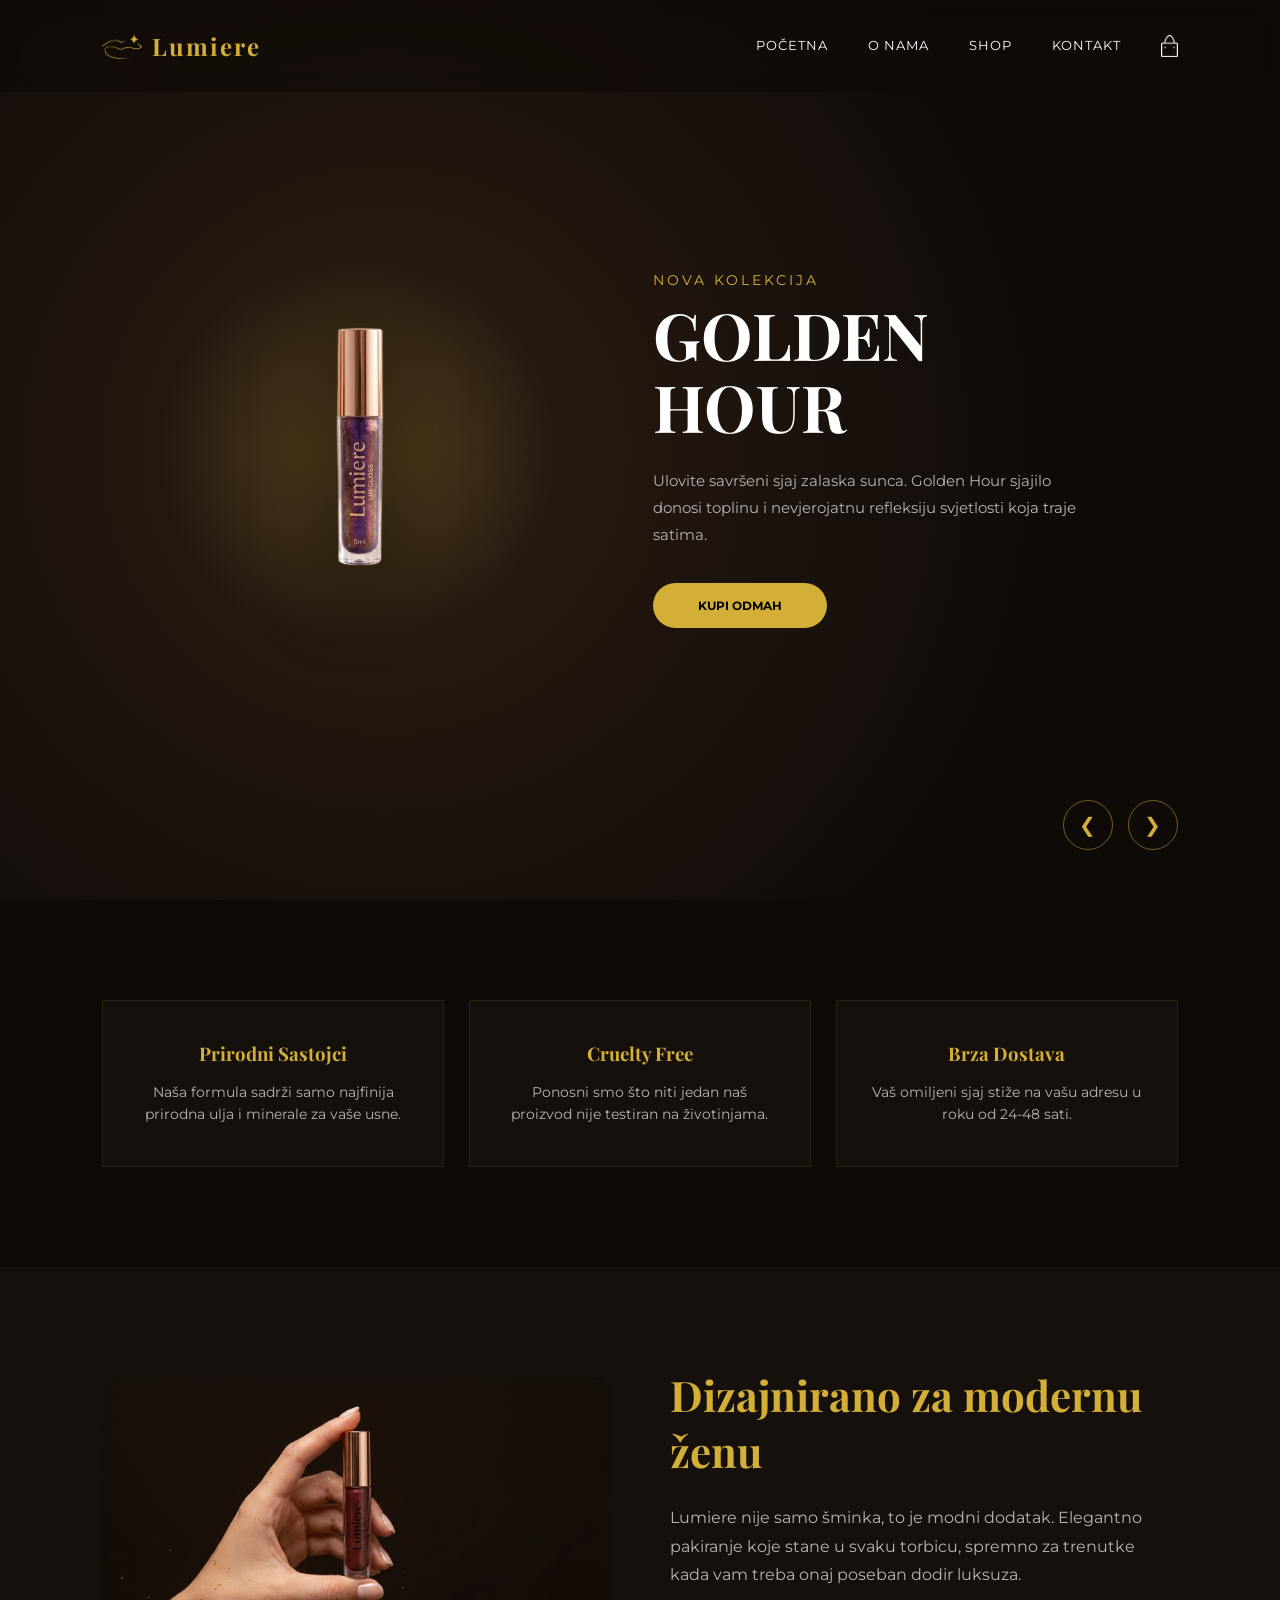
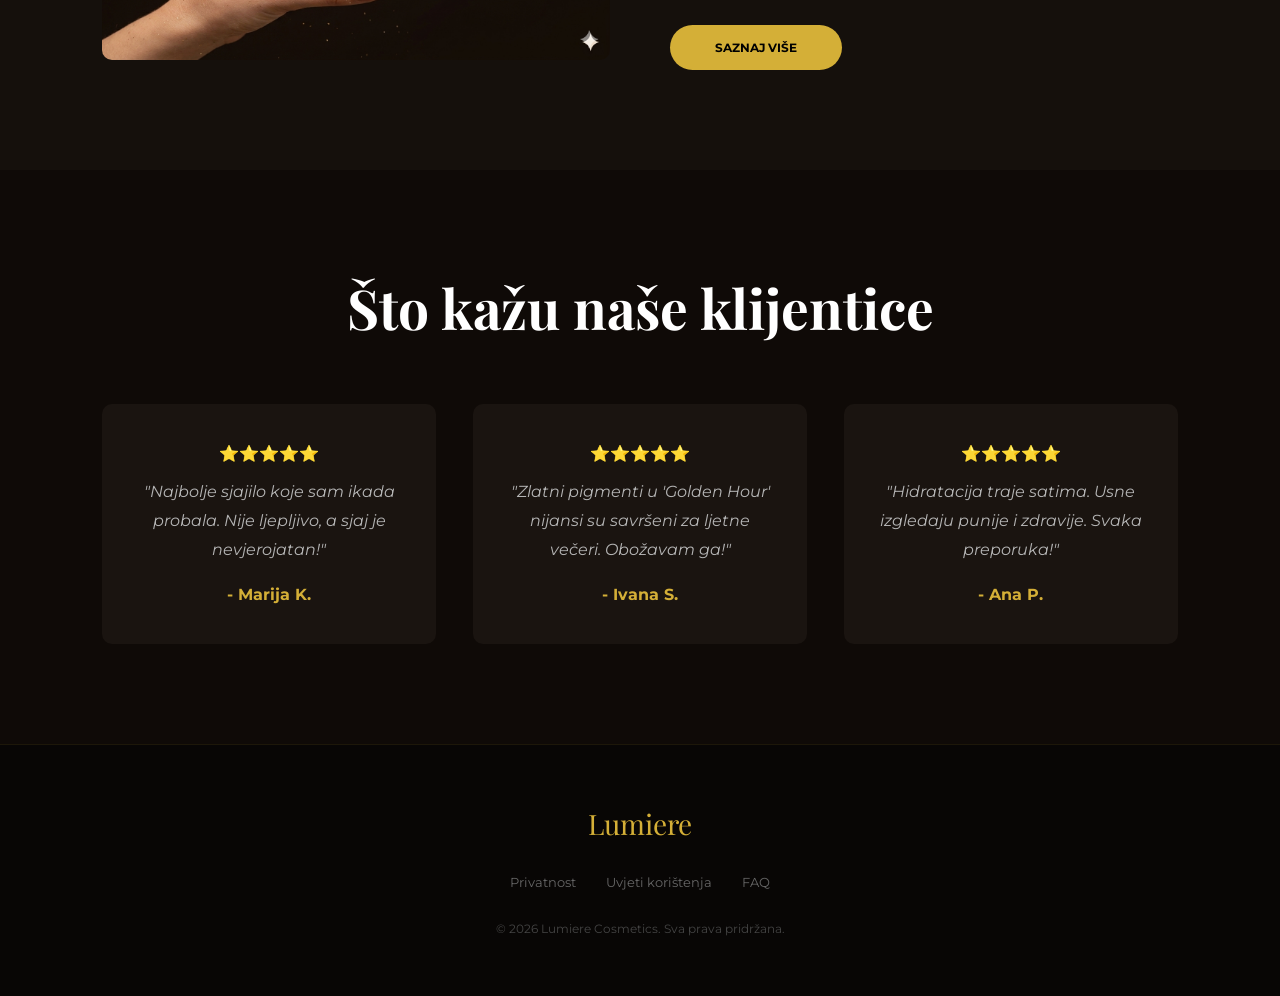
<file: index.html>
<!DOCTYPE html>
<html lang="hr">
<head>
    <meta charset="UTF-8">
    <meta name="viewport" content="width=device-width, initial-scale=1.0">
    <title>Lumiere</title>
    <link
        href="https://fonts.googleapis.com/css2?family=Playfair+Display:wght@400;700&family=Montserrat:wght@300;400&display=swap"
        rel="stylesheet">
    <link rel="stylesheet" href="style.css">
</head>

<body>
    <header>
        <nav>
            <a href="index.html">
                <div class="logo">
                    <img src="slike/Group 8.png" alt="slika">
                    Lumiere
                </div>
            </a>
            <div id="hamburgermeni">
                ☰
            </div>
            <ul id="izbornik">
                <li><a href="index.html">POČETNA</a></li>
                <li><a href="onama.html">O NAMA</a></li>
                <li><a href="shop.php">SHOP</a></li>
                <li><a href="kontakt.html">KONTAKT</a></li>
                <li class="cart-icon">
                    <a href="kosarica.html">
                        <img src="slike/Group 10 (1).png" alt="kosarica">
                    </a>
                    <span id="cart-count">0</span>
                </li>
            </ul>
        </nav>
    </header>

    <div class="slider-container">
        <!-- Slide 1 -->
        <div class="slide active">
            <div class="hero-content">
                <div class="product-container">
                    <div class="glow-effect"></div>
                    <img src="sjajila/Gemini_Generated_Image_q5e0lzq5e0lzq5e0-removebg-preview.png" alt="Sjajilo 1"
                        class="product-img">
                </div>
                <div class="hero-text">
                    <span class="subtitle">NOVA KOLEKCIJA</span>
                    <h1>GOLDEN <br> HOUR</h1>
                    <p>Ulovite savršeni sjaj zalaska sunca. Golden Hour sjajilo donosi toplinu i nevjerojatnu refleksiju
                        svjetlosti koja traje satima.</p>
                    <a href="shop.php" class="btn-shop">KUPI ODMAH</a>
                </div>
            </div>
        </div>

        <!-- Slide 2 -->
        <div class="slide">
            <div class="hero-content">
                <div class="product-container">
                    <div class="glow-effect"></div>
                    <img src="sjajila/Gemini_Generated_Image_ydm5i1ydm5i1ydm5-removebg-preview.png" alt="Sjajilo 2"
                        class="product-img">
                </div>
                <div class="hero-text">
                    <span class="subtitle">HIDRATACIJA</span>
                    <h1>ROSE <br> QUARTZ</h1>
                    <p>Nježna formula obogaćena prirodnim uljima. Rose Quartz nudi suptilnu ružičastu nijansu za svjež i
                        sofisticiran dnevni izgled.</p>
                    <a href="shop.php" class="btn-shop">KUPI ODMAH</a>
                </div>
            </div>
        </div>

        <!-- Slide 3 -->
        <div class="slide">
            <div class="hero-content">
                <div class="product-container">
                    <div class="glow-effect"></div>
                    <img src="sjajila/Gemini_Generated_Image_yr9p7pyr9p7pyr9p-removebg-preview.png" alt="Sjajilo 3"
                        class="product-img">
                </div>
                <div class="hero-text">
                    <span class="subtitle">VEČERNJA ELEGANCIJA</span>
                    <h1>MIDNIGHT <br> SPARKLE</h1>
                    <p>Za trenutke kada želite ostaviti dojam. Duboki sjaj i intenzivna tekstura Midnight Sparkle
                        sjajila čine vaše usne neodoljivima.</p>
                    <a href="shop.php" class="btn-shop">KUPI ODMAH</a>
                </div>
            </div>
        </div>

        <!-- Kontrole -->
        <div class="slider-controls">
            <button class="control-btn" onclick="prevSlide()">&#10094;</button>
            <button class="control-btn" onclick="nextSlide()">&#10095;</button>
        </div>
    </div>

    <section class="info-section">
        <div class="info-box">
            <h3>Prirodni Sastojci</h3>
            <p>Naša formula sadrži samo najfinija prirodna ulja i minerale za vaše usne.</p>
        </div>
        <div class="info-box">
            <h3>Cruelty Free</h3>
            <p>Ponosni smo što niti jedan naš proizvod nije testiran na životinjama.</p>
        </div>
        <div class="info-box">
            <h3>Brza Dostava</h3>
            <p>Vaš omiljeni sjaj stiže na vašu adresu u roku od 24-48 sati.</p>
        </div>
    </section>

    <section class="feature-section">
        <div class="feature-image">
            <img src="slike/Gemini_Generated_Image_6qmplf6qmplf6qmp.png" alt="Lumiere Lifestyle">
        </div>
        <div class="feature-text">
            <h2>Dizajnirano za modernu ženu</h2>
            <p>Lumiere nije samo šminka, to je modni dodatak. Elegantno pakiranje koje stane u svaku torbicu, spremno za
                trenutke kada vam treba onaj poseban dodir luksuza.</p>
            <a href="onama.html" class="btn-shop">SAZNAJ VIŠE</a>
        </div>
    </section>

    <section class="reviews-section">
        <h2 class="section-title">Što kažu naše klijentice</h2>
        <div class="reviews-container">
            <div class="review-box">
                <div class="stars">⭐⭐⭐⭐⭐</div>
                <p>"Najbolje sjajilo koje sam ikada probala. Nije ljepljivo, a sjaj je nevjerojatan!"</p>
                <span class="author">- Marija K.</span>
            </div>
            <div class="review-box">
                <div class="stars">⭐⭐⭐⭐⭐</div>
                <p>"Zlatni pigmenti u 'Golden Hour' nijansi su savršeni za ljetne večeri. Obožavam ga!"</p>
                <span class="author">- Ivana S.</span>
            </div>
            <div class="review-box">
                <div class="stars">⭐⭐⭐⭐⭐</div>
                <p>"Hidratacija traje satima. Usne izgledaju punije i zdravije. Svaka preporuka!"</p>
                <span class="author">- Ana P.</span>
            </div>
        </div>
    </section>

    <footer>
        <div class="footer-content">
            <div class="footer-logo">Lumiere</div>
            <ul class="footer-links">
                <li><a href="#">Privatnost</a></li>
                <li><a href="#">Uvjeti korištenja</a></li>
                <li><a href="#">FAQ</a></li>
            </ul>
            <p class="copyright">&copy; 2026 Lumiere Cosmetics. Sva prava pridržana.</p>
        </div>
    </footer>

   <script src="index.js"></script>
</body>

</html>
</file>
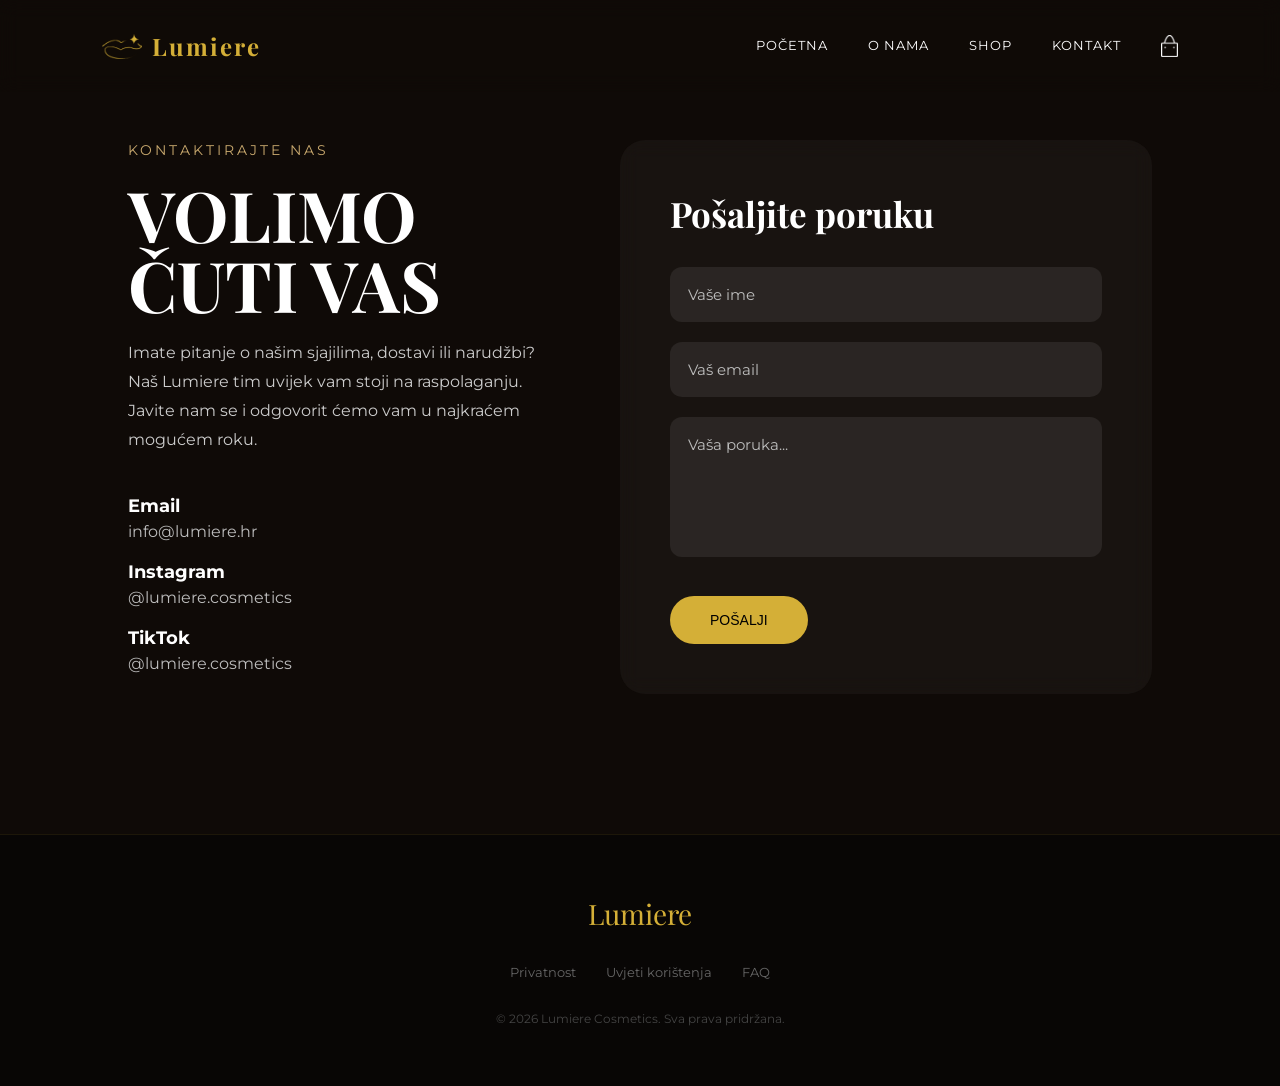
<file: kontakt.html>
<!DOCTYPE html>
<html lang="hr">
<head>
    <meta charset="UTF-8">
    <meta name="viewport" content="width=device-width, initial-scale=1.0">
    <title>Lumiere | Kontakt</title>
    <link
        href="https://fonts.googleapis.com/css2?family=Playfair+Display:wght@400;700&family=Montserrat:wght@300;400;500&display=swap"
        rel="stylesheet">
    <link rel="stylesheet" href="style.css">
</head>
<body>
    <header>
      <nav>
    <a href="index.html">
        <div class="logo">
            <img src="slike/Group 8.png" alt="slika">
            Lumiere
        </div>
    </a>
    <div id="hamburgermeni">
        ☰
    </div>
    <ul id="izbornik">
        <li><a href="index.html">POČETNA</a></li>
        <li><a href="onama.html">O NAMA</a></li>
        <li><a href="shop.php">SHOP</a></li>
        <li><a href="kontakt.html">KONTAKT</a></li>
        <li class="cart-icon">
            <a href="kosarica.html">
                <img src="slike/Group 10 (1).png" alt="kosarica">
            </a>
            <span id="cart-count">0</span>
        </li>
    </ul>
</nav>
    </header>
    <section class="contact-hero">
        <div class="contact-text">
            <span class="subtitle">KONTAKTIRAJTE NAS</span>
            <h1>VOLIMO <br> ČUTI VAS</h1>
            <p>
                Imate pitanje o našim sjajilima, dostavi ili narudžbi?
                Naš Lumiere tim uvijek vam stoji na raspolaganju.
                Javite nam se i odgovorit ćemo vam u najkraćem mogućem roku.
            </p>
            <div class="contact-info">
                <div>
                    <h3>Email</h3>
                    <span>info@lumiere.hr</span>
                </div>

                <div>
                    <h3>Instagram</h3>
                    <span>@lumiere.cosmetics</span>
                </div>

                  <div>
                    <h3>TikTok</h3>
                    <span>@lumiere.cosmetics</span>
                </div>
            </div>
        </div>
        <div class="contact-form">
            <h2>Pošaljite poruku</h2>
            <form>
                <input type="text" placeholder="Vaše ime" required>
                <input type="email" placeholder="Vaš email" required>
                <textarea placeholder="Vaša poruka..." required></textarea>
                <button type="submit" class="btn-contact">
                    POŠALJI
                </button>
            </form>
        </div>
    </section>
    <footer>
        <div class="footer-content">
            <div class="footer-logo">Lumiere</div>

            <ul class="footer-links">
                <li><a href="#">Privatnost</a></li>
                <li><a href="#">Uvjeti korištenja</a></li>
                <li><a href="#">FAQ</a></li>
            </ul>

            <p class="copyright">
                &copy; 2026 Lumiere Cosmetics. Sva prava pridržana.
            </p>
        </div>
    </footer>
<script src="kontakt.js"></script>
</body>

</html>
</file>
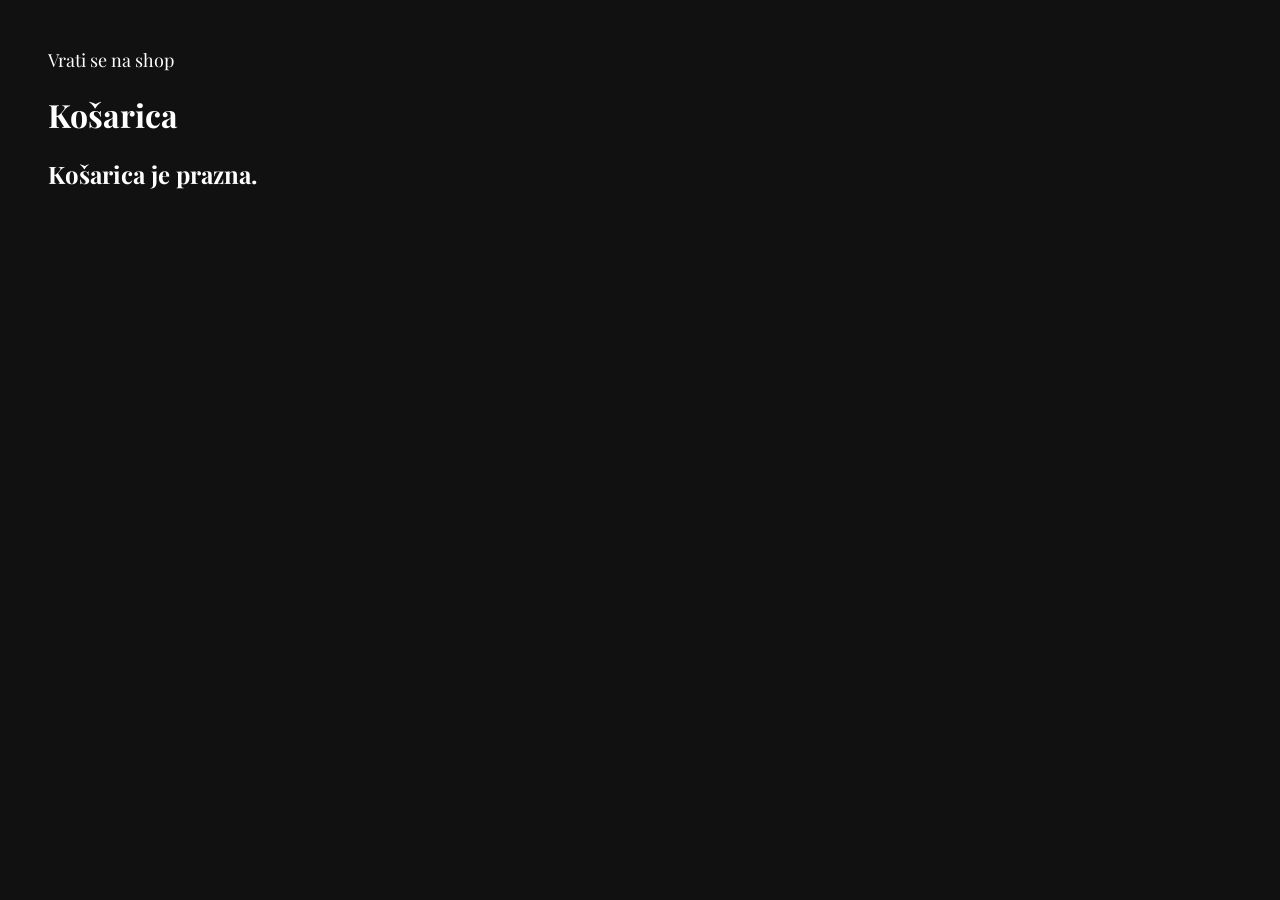
<file: kosarica.html>
<!DOCTYPE html>
<html lang="hr">
<head>
<meta charset="UTF-8">
<meta name="viewport" content="width=device-width, initial-scale=1.0">
<title>Košarica</title>
 <link
        href="https://fonts.googleapis.com/css2?family=Playfair+Display:wght@400;700&family=Montserrat:wght@300;400&display=swap"
        rel="stylesheet">
<style>
body{
    background:#111;
    color:white;
    font-family:Arial;
    padding:40px;
     font-family: 'Playfair Display', serif;
}

.proizvod{
    background:#1b1b1b;
    padding:20px;
    margin-bottom:20px;
    border-radius:20px;
    text-align:center;
}

.proizvod img{
    width:200px;
}

button{
    background-color:#d4af37;
    padding: 8px;
    border: #d4af37 solid 1px;
    border-radius: 12px;
    cursor: pointer;
}

button:hover{
        background-color:#a58724;
}
a{
    text-decoration: none;
    color: white;
    font-size: large;
}

a:hover{
  color:#d4af37;  
}
</style>

</head>
<body>
<a href="shop.php">Vrati se na shop</a>
<h1>Košarica</h1>
<div id="kosarica-proizvodi"></div>
<script src="kosarica.js"></script>

</body>
</html>
</file>
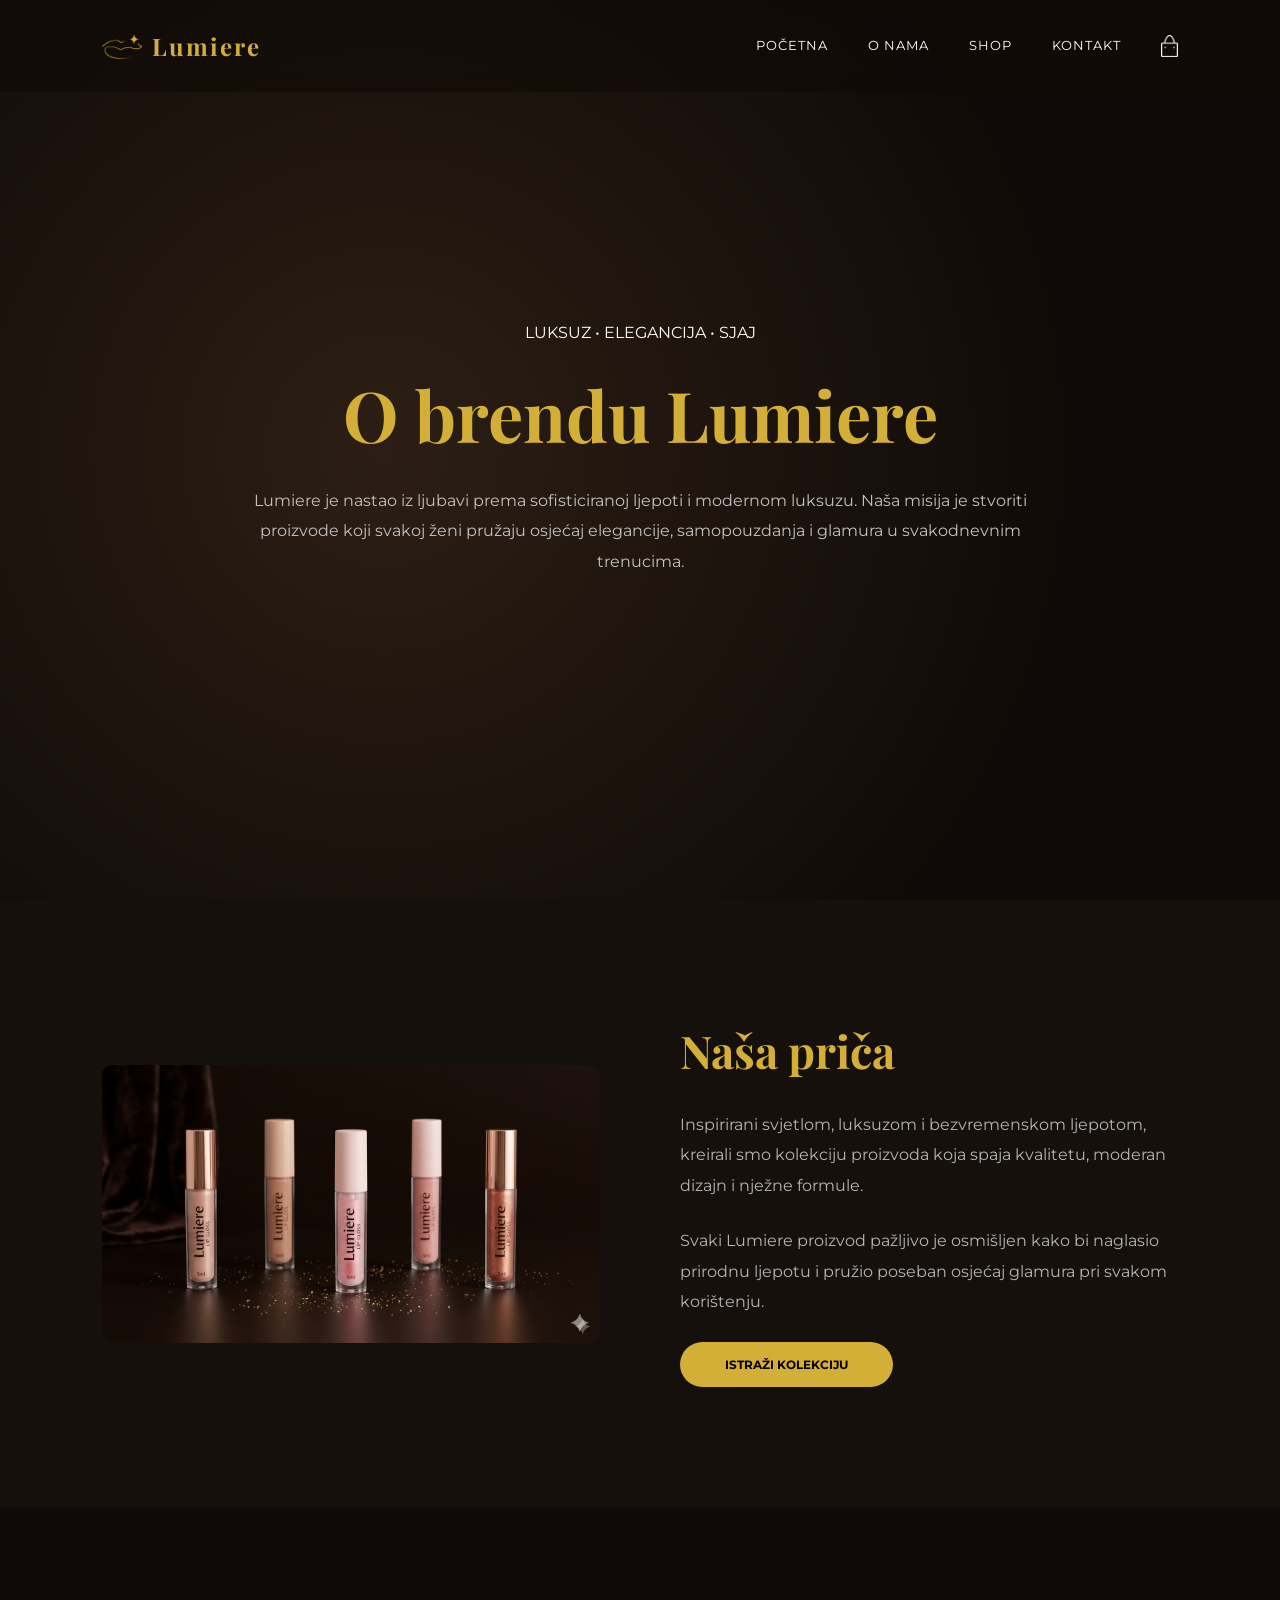
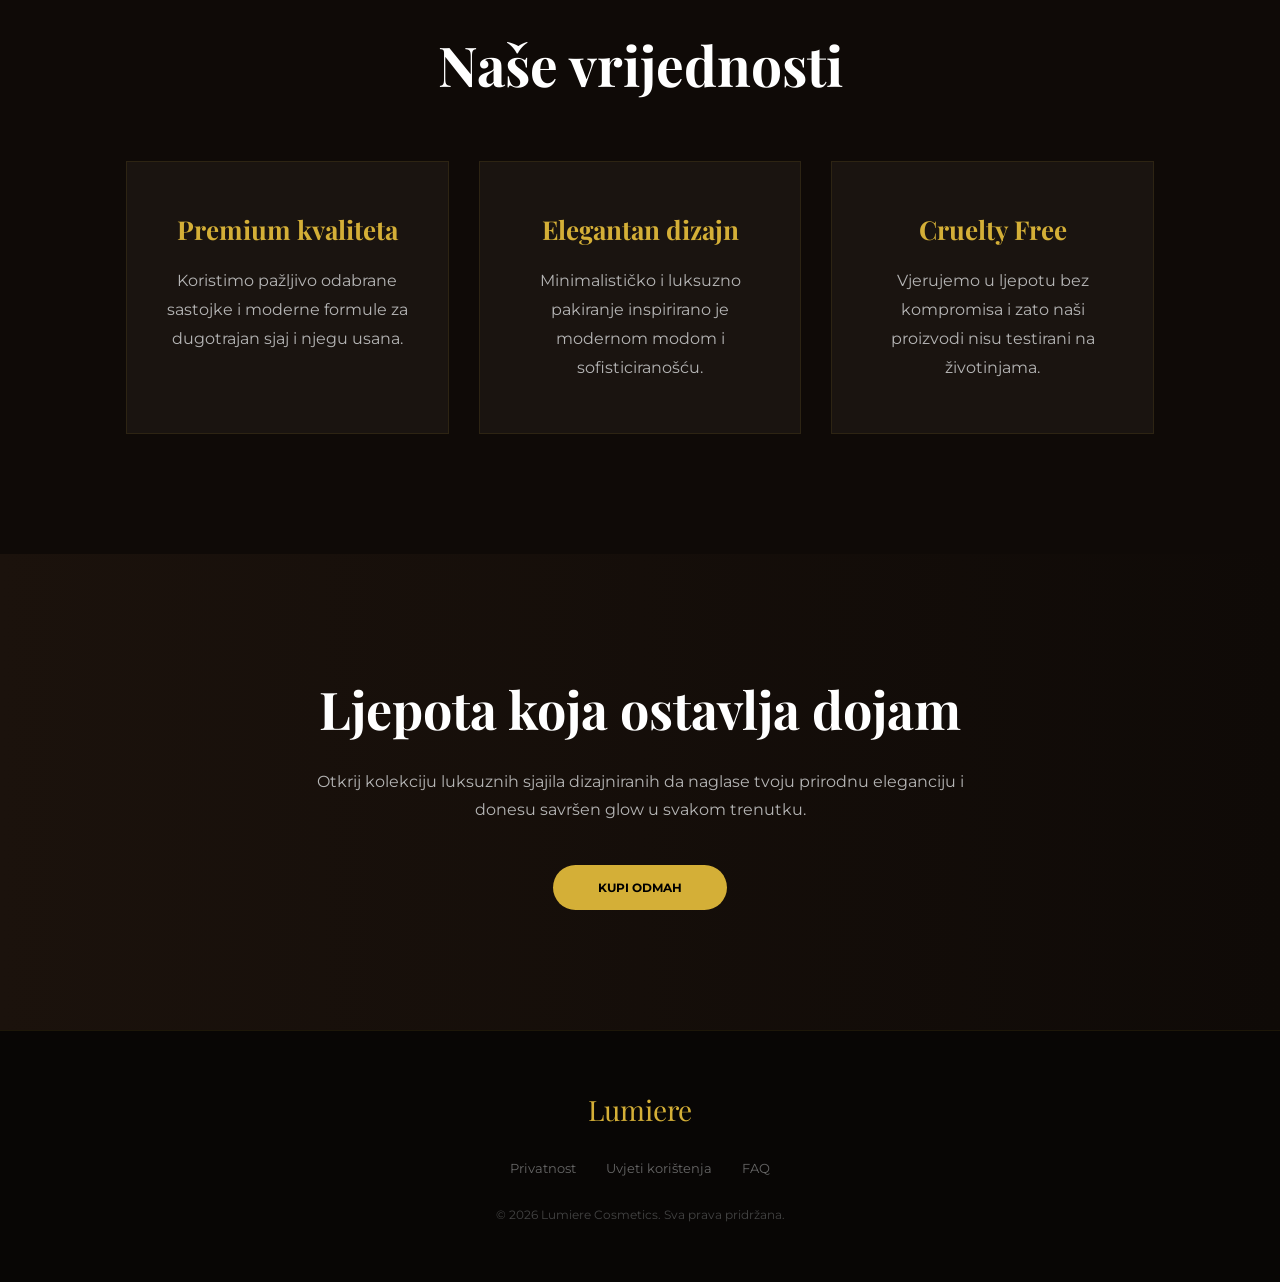
<file: onama.html>
<!DOCTYPE html>
<html lang="hr">
<head>
    <meta charset="UTF-8">
    <meta name="viewport" content="width=device-width, initial-scale=1.0">
    <title>Lumiere | O Nama</title>
    <link
        href="https://fonts.googleapis.com/css2?family=Playfair+Display:wght@400;700&family=Montserrat:wght@300;400&display=swap"
        rel="stylesheet">
    <link rel="stylesheet" href="style.css">
</head>
<body>
    <header>
      <nav>
    <a href="index.html">
        <div class="logo">
            <img src="slike/Group 8.png" alt="slika">
            Lumiere
        </div>
    </a>
    <div id="hamburgermeni">
        ☰
    </div>
    <ul id="izbornik">
        <li><a href="index.html">POČETNA</a></li>
        <li><a href="onama.html">O NAMA</a></li>
        <li><a href="shop.php">SHOP</a></li>
        <li><a href="kontakt.html">KONTAKT</a></li>
        <li class="cart-icon">
            <a href="kosarica.html">
                <img src="slike/Group 10 (1).png" alt="kosarica">
            </a>
            <span id="cart-count">0</span>
        </li>
    </ul>
</nav>
    </header>
    <section class="about-hero">
        <div class="hero-content">
            <span>LUKSUZ • ELEGANCIJA • SJAJ</span>
            <h1>O brendu Lumiere</h1>
            <p>
                Lumiere je nastao iz ljubavi prema sofisticiranoj ljepoti i modernom luksuzu.
                Naša misija je stvoriti proizvode koji svakoj ženi pružaju osjećaj elegancije,
                samopouzdanja i glamura u svakodnevnim trenucima.
            </p>
        </div>
    </section>

    <section class="story-section">
        <div class="story-image">
            <img src="slike/Gemini_Generated_Image_nefpgsnefpgsnefp.png" alt="">
        </div>
        <div class="story-text">
            <h2>Naša priča</h2>
            <p>
                Inspirirani svjetlom, luksuzom i bezvremenskom ljepotom, kreirali smo kolekciju
                proizvoda koja spaja kvalitetu, moderan dizajn i nježne formule.
            </p>
            <p>
                Svaki Lumiere proizvod pažljivo je osmišljen kako bi naglasio prirodnu ljepotu
                i pružio poseban osjećaj glamura pri svakom korištenju.
            </p>
            <a href="shop.php" class="btn-shop">ISTRAŽI KOLEKCIJU</a>
        </div>

    </section>

    <section class="values-section">
        <h2 class="section-title">Naše vrijednosti</h2>
        <div class="values-container">
            <div class="value-box">
                <h3>Premium kvaliteta</h3>
                <p>
                    Koristimo pažljivo odabrane sastojke i moderne formule za dugotrajan sjaj i njegu usana.
                </p>
            </div>

            <div class="value-box">
                <h3>Elegantan dizajn</h3>
                <p>
                    Minimalističko i luksuzno pakiranje inspirirano je modernom modom i sofisticiranošću.
                </p>
            </div>

            <div class="value-box">
                <h3>Cruelty Free</h3>

                <p>
                    Vjerujemo u ljepotu bez kompromisa i zato naši proizvodi nisu testirani na životinjama.
                </p>
            </div>
        </div>
    </section>

    <section class="cta-section">

        <h2>Ljepota koja ostavlja dojam</h2>
        <p>
            Otkrij kolekciju luksuznih sjajila dizajniranih da naglase tvoju prirodnu eleganciju
            i donesu savršen glow u svakom trenutku.
        </p>
        <a href="shop.php" class="btn-shop">KUPI ODMAH</a>
    </section>

    <footer>
        <div class="footer-logo">Lumiere</div>
        <ul class="footer-links">
            <li><a href="#">Privatnost</a></li>
            <li><a href="#">Uvjeti korištenja</a></li>
            <li><a href="#">FAQ</a></li>
        </ul>
        <p class="copyright">
            &copy; 2026 Lumiere Cosmetics. Sva prava pridržana.
        </p>

    </footer>
<script src="onama.js"></script>
</body>

</html>
</file>
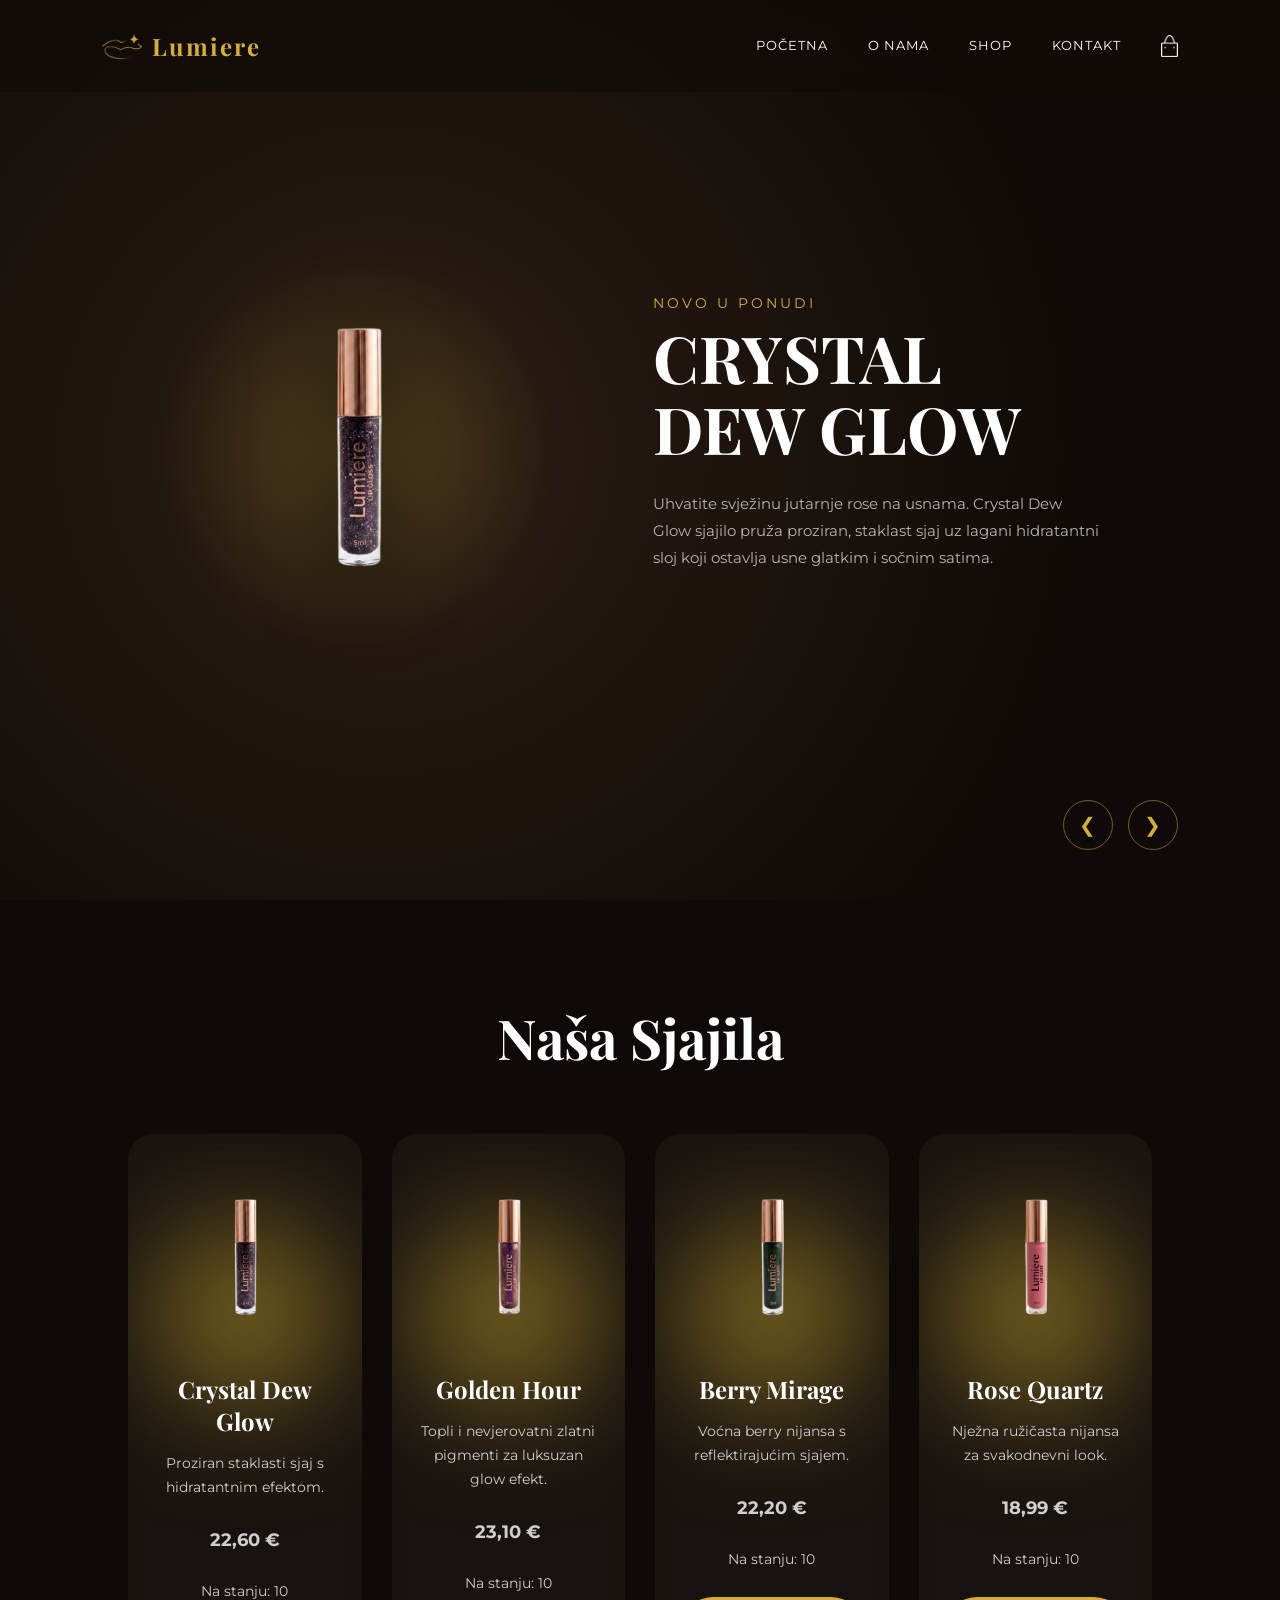
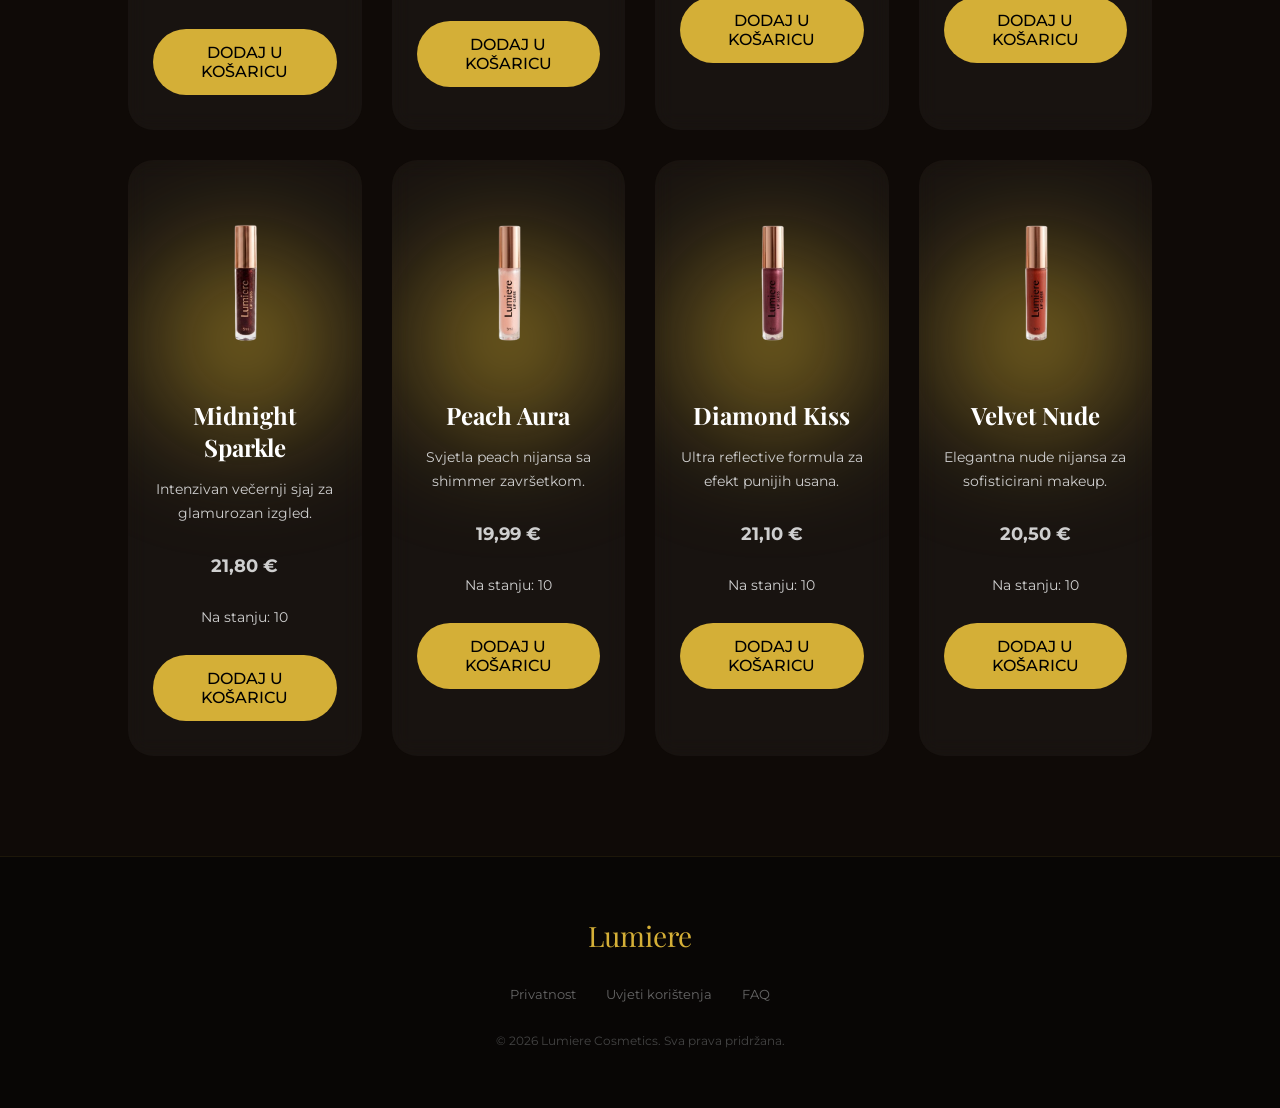
<file: shop.html>
<!DOCTYPE html>
<html lang="hr">

<head>
    <meta charset="UTF-8">
    <meta name="viewport" content="width=device-width, initial-scale=1.0">
    <title>Lumiere | Luxury Slider</title>
    <link
        href="https://fonts.googleapis.com/css2?family=Playfair+Display:wght@400;700&family=Montserrat:wght@300;400&display=swap"
        rel="stylesheet">
    <link rel="stylesheet" href="style.css">
</head>

<body>

    <header>
        <nav><a href="index.html">
                <div class="logo">
                    <img src="slike/Group 8.png" alt="slika"> Lumiere
                </div>
            </a>

            <ul>
                <li><a href="index.html">POČETNA</a></li>
                <li><a href="onama.html">O NAMA</a></li>
                <li><a href="shop.html">SHOP</a></li>
                <li><a href="kontakt.html">KONTAKT</a></li>
                <li class="cart-icon">
                    <a href="kosarica.html">
                        <img src="slike/Group 10 (1).png" alt="kosarica">
                    </a>
                    <span id="cart-count">0</span>
            </ul>
        </nav>
    </header>

    <div class="slider-container">
        <!-- Slide 1 -->
        <div class="slide active">
            <div class="hero-content">
                <div class="product-container">
                    <div class="glow-effect"></div>
                    <img src="sjajila/Gemini_Generated_Image_2qz2i52qz2i52qz2-removebg-preview.png" alt="Sjajilo 1"
                        class="product-img">
                </div>
                <div class="hero-text">
                    <span class="subtitle">NOVO U PONUDI</span>
                    <h1>CRYSTAL<br> DEW GLOW</h1>
                    <p>Uhvatite svježinu jutarnje rose na usnama. Crystal Dew Glow sjajilo pruža proziran, staklast sjaj
                        uz lagani hidratantni sloj koji ostavlja usne glatkim i sočnim satima.</p>
                </div>
            </div>
        </div>

        <!-- Slide 2 -->
        <div class="slide">
            <div class="hero-content">
                <div class="product-container">
                    <div class="glow-effect"></div>
                    <img src="sjajila/Gemini_Generated_Image_q5e0lzq5e0lzq5e0-removebg-preview.png" alt="Sjajilo 2"
                        class="product-img">
                </div>
                <div class="hero-text">
                    <span class="subtitle">NOVO U PONUDI</span>
                    <h1>GOLDEN <br> HOUR</h1>
                    <p>Ulovite savršeni sjaj zalaska sunca. Golden Hour sjajilo donosi toplinu i nevjerojatnu refleksiju
                        svjetlosti koja traje satima.</p>
                </div>
            </div>
        </div>

        <!-- Slide 3 -->
        <div class="slide">
            <div class="hero-content">
                <div class="product-container">
                    <div class="glow-effect"></div>
                    <img src="sjajila/Gemini_Generated_Image_7rp9rf7rp9rf7rp9-removebg-preview.png" alt="Sjajilo 3"
                        class="product-img">
                </div>
                <div class="hero-text">
                    <span class="subtitle">NOVO U PONUDI</span>
                    <h1>BERRY <br> MIRAGE</h1>
                    <p>Zaronite u iluziju voćne slatkoće. Berry Mirage Shine donosi nježnu nijansu bobičastog sjaja s
                        refleksijama koje se mijenjaju na svjetlu, za zavodljiv i svjež izgled usana.</p>
                </div>
            </div>
        </div>

        <!-- Kontrole -->
        <div class="slider-controls">
            <button class="control-btn" onclick="prevSlide()">&#10094;</button>
            <button class="control-btn" onclick="nextSlide()">&#10095;</button>
        </div>
    </div>

    <!-- SHOP SEKCIJA -->
    <section class="products-section">

        <h2 class="section-title">Naša Sjajila</h2>

        <div class="products-container">

            <!-- BOX 1 -->
            <div class="product-box">
                <img src="sjajila/Gemini_Generated_Image_2qz2i52qz2i52qz2-removebg-preview.png" alt="sjajilo">
                <h3>Crystal Dew Glow</h3>
                <p>Proziran staklasti sjaj s hidratantnim efektom.</p>
                <p style="font-size: large;"><strong>22,60 €</strong></p>
                <p class="stock" id="stock-Crystal Dew Glow">
                    Na stanju: 10
                </p>
                <a href="javascript:void(0)" class="btn-product" onclick="dodajUKosaricu(
                 'Crystal Dew Glow',
                 '22,60 €',
                 'sjajila/Gemini_Generated_Image_2qz2i52qz2i52qz2-removebg-preview.png'
                  )">
                    DODAJ U KOŠARICU
                </a>
            </div>

            <!-- BOX 2 -->
            <div class="product-box">
                <img src="sjajila/Gemini_Generated_Image_q5e0lzq5e0lzq5e0-removebg-preview.png" alt="sjajilo">
                <h3>Golden Hour</h3>
                <p>Topli i nevjerovatni zlatni pigmenti za luksuzan glow efekt.</p>
                <p style="font-size: large;"><strong>23,10 €</strong></p>
                <p class="stock" id="stock-Golden Hour">
                    Na stanju: 10
                </p>
                <a href="javascript:void(0)" class="btn-product" onclick="dodajUKosaricu(
                 'Golden Hour',
                 '23,10 €',
                 'sjajila/Gemini_Generated_Image_q5e0lzq5e0lzq5e0-removebg-preview.png'
                  )">
                    DODAJ U KOŠARICU
                </a>
            </div>

            <!-- BOX 3 -->
            <div class="product-box">
                <img src="sjajila/Gemini_Generated_Image_7rp9rf7rp9rf7rp9-removebg-preview.png" alt="sjajilo">
                <h3>Berry Mirage</h3>
                <p>Voćna berry nijansa s reflektirajućim sjajem.</p>
                <p style="font-size: large;"><strong>22,20 €</strong></p>
                <p class="stock" id="stock-Berry Mirage">
                    Na stanju: 10
                </p>
                <a href="javascript:void(0)" class="btn-product" onclick="dodajUKosaricu(
                 'Berry Mirage',
                 '22,20 €',
                 'sjajila/Gemini_Generated_Image_7rp9rf7rp9rf7rp9-removebg-preview.png'
                  )">
                    DODAJ U KOŠARICU
                </a>
            </div>

            <!-- BOX 4 -->
            <div class="product-box">
                <img src="sjajila/Gemini_Generated_Image_ydm5i1ydm5i1ydm5-removebg-preview.png" alt="sjajilo">
                <h3>Rose Quartz</h3>
                <p>Nježna ružičasta nijansa za svakodnevni look.</p>
                <p style="font-size: large;"><strong>18,99 €</strong></p>
                <p class="stock" id="stock-Rose Quartz">
                    Na stanju: 10
                </p>
                <a href="javascript:void(0)" class="btn-product" onclick="dodajUKosaricu(
                 'Rose Quartz',
                 '18,99 €',
                 'sjajila/Gemini_Generated_Image_ydm5i1ydm5i1ydm5-removebg-preview.png'
                  )">
                    DODAJ U KOŠARICU
                </a>
            </div>

            <!-- BOX 5 -->
            <div class="product-box">
                <img src="sjajila/Gemini_Generated_Image_yr9p7pyr9p7pyr9p-removebg-preview.png" alt="sjajilo">
                <h3>Midnight Sparkle</h3>
                <p>Intenzivan večernji sjaj za glamurozan izgled.</p>
                <p style="font-size: large;"><strong>21,80 €</strong></p>
                <p class="stock" id="stock-Midnight Sparkle">
                    Na stanju: 10
                </p>
                <a href="javascript:void(0)" class="btn-product" onclick="dodajUKosaricu(
                 'Midnight Sparkle',
                 '21,80 €',
                 'sjajila/Gemini_Generated_Image_yr9p7pyr9p7pyr9p-removebg-preview.png'
                  )">
                    DODAJ U KOŠARICU
                </a>
            </div>

            <!-- BOX 6 -->
            <div class="product-box">
                <img src="sjajila/Gemini_Generated_Image_v1fewpv1fewpv1fe-removebg-preview.png" alt="sjajilo">
                <h3>Peach Aura</h3>
                <p>Svjetla peach nijansa sa shimmer završetkom.</p>
                <p style="font-size: large;"><strong>19,99 €</strong></p>
                <p class="stock" id="stock-Peach Aura">
                    Na stanju: 10
                </p>
                <a href="javascript:void(0)" class="btn-product" onclick="dodajUKosaricu(
                 'Peach Aura',
                 '19,99 €',
                 'sjajila/Gemini_Generated_Image_v1fewpv1fewpv1fe-removebg-preview.png'
                  )">
                    DODAJ U KOŠARICU
                </a>
            </div>

            <!-- BOX 7 -->
            <div class="product-box">
                <img src="sjajila/Gemini_Generated_Image_ri2rpjri2rpjri2r-removebg-preview.png" alt="sjajilo">
                <h3>Diamond Kiss</h3>
                <p>Ultra reflective formula za efekt punijih usana.</p>
                <p style="font-size: large;"><strong>21,10 €</strong></p>
                <p class="stock" id="stock-Diamond Kiss">
                    Na stanju: 10
                </p>
                <a href="javascript:void(0)" class="btn-product" onclick="dodajUKosaricu(
                 'Diamond Kiss',
                 '21,10 €',
                 'sjajila/Gemini_Generated_Image_ri2rpjri2rpjri2r-removebg-preview.png'
                  )">
                    DODAJ U KOŠARICU
                </a>
            </div>

            <!-- BOX 8 -->
            <div class="product-box">
                <img src="sjajila/Gemini_Generated_Image_s2su73s2su73s2su-removebg-preview.png" alt="sjajilo">
                <h3>Velvet Nude</h3>
                <p>Elegantna nude nijansa za sofisticirani makeup.</p>
                <p style="font-size: large;"><strong>20,50 €</strong></p>
                <p class="stock" id="stock-Velvet Nude">
                    Na stanju: 10
                </p>
                <a href="javascript:void(0)" class="btn-product" onclick="dodajUKosaricu(
                 'Velvet Nude',
                 '20,50 €',
                 'sjajila/Gemini_Generated_Image_s2su73s2su73s2su-removebg-preview.png'
                  )">
                    DODAJ U KOŠARICU
                </a>
            </div>

        </div>
    </section>


    <!-- FOOTER -->
    <footer>
        <div class="footer-content">
            <div class="footer-logo">Lumiere</div>
            <ul class="footer-links">
                <li><a href="#">Privatnost</a></li>
                <li><a href="#">Uvjeti korištenja</a></li>
                <li><a href="#">FAQ</a></li>
            </ul>
            <p class="copyright">&copy; 2026 Lumiere Cosmetics. Sva prava pridržana.</p>
        </div>
    </footer>

    <script>
        let currentIdx = 0;
        const slides = document.querySelectorAll('.slide');

        function updateSlider() {
            slides.forEach((slide, index) => {
                slide.classList.toggle('active', index === currentIdx);
            });
        }

        function nextSlide() {
            currentIdx = (currentIdx + 1) % slides.length;
            updateSlider();
        }

        function prevSlide() {
            currentIdx = (currentIdx - 1 + slides.length) % slides.length;
            updateSlider();
        }


        let stock = JSON.parse(localStorage.getItem("stock")) || {

            "Crystal Dew Glow": 10,
            "Golden Hour": 10,
            "Berry Mirage": 10,
            "Rose Quartz": 10,
            "Midnight Sparkle": 10,
            "Peach Aura": 10,
            "Diamond Kiss": 10,
            "Velvet Nude": 10

        };

        function spremiStock() {
            localStorage.setItem("stock", JSON.stringify(stock));
        }

        function updateStockPrikaz() {

            for (let proizvod in stock) {

                const element = document.getElementById("stock-" + proizvod);

                if (element) {

                    element.innerText = "Na stanju: " + stock[proizvod];

                    if (stock[proizvod] <= 0) {
                        element.innerText = "RASPRODANO";
                        element.style.color = "red";
                    }

                }
            }
        }

        function dodajUKosaricu(naziv, cijena, slika) {

            if (stock[naziv] <= 0) {
                alert("Proizvod nije dostupan.");
                return;
            }

            let kosarica = JSON.parse(localStorage.getItem("kosarica")) || [];

            const proizvod = {
                naziv: naziv,
                cijena: cijena,
                slika: slika
            };

            kosarica.push(proizvod);

            localStorage.setItem("kosarica", JSON.stringify(kosarica));

            stock[naziv]--;

            spremiStock();

            updateStockPrikaz();

            updateCartCount();
        }

        function updateCartCount() {

            let kosarica = JSON.parse(localStorage.getItem("kosarica")) || [];

            const cartCount = document.getElementById("cart-count");

            if (cartCount) {

                if (kosarica.length > 0) {

                    cartCount.style.display = "flex";
                    cartCount.innerText = kosarica.length;

                } else {

                    cartCount.style.display = "none";

                }
            }
        }

        updateCartCount();

        updateStockPrikaz();

    </script>
</body>

</html>
</file>
<file: style.css>
* {
    margin: 0;
    padding: 0;
    box-sizing: border-box;
}

html {
    scroll-behavior: smooth;
}

body {
    font-family: 'Montserrat', sans-serif;
    background: #0f0a07;
    color: #fff;
    overflow-x: hidden;
}

a {
    text-decoration: none;
}

img {
    max-width: 100%;
    display: block;
}

header {
    position: fixed;
    top: 0;
    left: 0;
    width: 100%;
    padding: 30px 8%;
    z-index: 1000;
    background: rgba(15, 10, 7, 0.6);
    backdrop-filter: blur(10px);
}

nav {
    display: flex;
    justify-content: space-between;
    align-items: center;
}

.logo {
    display: flex;
    align-items: center;
    gap: 10px;

    font-family: 'Playfair Display', serif;
    font-size: 24px;
    font-weight: bold;
    letter-spacing: 2px;
    color: #d4af37;
}

.logo img {
    width: 40px;
    height: auto;
}

nav ul {
    display: flex;
    list-style: none;
}

nav ul li {
    margin-left: 40px;
}

nav ul li a img {
    width: 17px;
}

nav ul li a {
    color: #fff;
    font-size: 13px;
    letter-spacing: 1px;
    transition: 0.3s;
}

nav ul li a:hover {
    color: #d4af37;
}

.btn-shop {
    display: inline-block;
    padding: 15px 45px;
    background: #d4af37;
    color: #000;
    border-radius: 30px;
    font-size: 12px;
    font-weight: bold;
    transition: 0.4s;
}

.btn-shop:hover {
    background: #fff;
    transform: translateY(-3px);
}

.slider-container {
    position: relative;
    height: 100vh;
    width: 100%;
}

.slide {
    position: absolute;
    top: 0;
    left: 0;
    width: 100%;
    height: 100%;
    display: flex;
    align-items: center;
    padding: 0 8%;
    opacity: 0;
    transition: opacity 1s ease-in-out;
    background: radial-gradient(circle at 30% 50%, #2c1e14 0%, #0f0a07 70%);
    z-index: 1;
}

.slide.active {
    opacity: 1;
    z-index: 10;
}

.hero-content {
    display: flex;
    width: 100%;
    align-items: center;
    justify-content: space-around;
}

.product-container {
    position: relative;
    width: 40%;
    display: flex;
    justify-content: center;
    align-items: center;
}

.glow-effect {
    position: absolute;
    width: 400px;
    height: 400px;
    background: radial-gradient(circle, rgba(212, 175, 55, 0.25) 0%, rgba(212, 175, 55, 0) 70%);
    border-radius: 50%;
}

.product-img {
    position: relative;
    z-index: 2;
    max-width: 380px;
    filter: drop-shadow(0 20px 40px rgba(0, 0, 0, 0.7));
}

.hero-text {
    width: 45%;
}

.subtitle {
    color: #d4af37;
    letter-spacing: 3px;
    font-size: 14px;
    display: block;
    margin-bottom: 10px;
}

.hero-text h1 {
    font-family: 'Playfair Display', serif;
    font-size: 65px;
    line-height: 1.1;
    margin-bottom: 25px;
}

.hero-text p {
    font-size: 15px;
    line-height: 1.8;
    color: #b5b5b5;
    margin-bottom: 35px;
    max-width: 450px;
}

.slider-controls {
    position: absolute;
    bottom: 50px;
    right: 8%;
    z-index: 100;
    display: flex;
    gap: 15px;
}

.control-btn {
    background: none;
    border: 1px solid rgba(212, 175, 55, 0.5);
    color: #d4af37;
    width: 50px;
    height: 50px;
    border-radius: 50%;
    cursor: pointer;
    font-size: 20px;
    display: flex;
    align-items: center;
    justify-content: center;
    transition: 0.3s;
}

.control-btn:hover {
    background: #d4af37;
    color: #000;
    border-color: #d4af37;
}

.info-section {
    display: flex;
    justify-content: space-around;
    padding: 100px 8%;
    background: #0f0a07;
    gap: 25px;
}

.info-box {
    text-align: center;
    width: 33%;
    padding: 40px 30px;
    border: 1px solid rgba(212, 175, 55, 0.1);
    transition: 0.3s;
    background: #15100c;
}

.info-box:hover {
    border-color: #d4af37;
    transform: translateY(-10px);
}

.info-box h3 {
    color: #d4af37;
    margin-bottom: 15px;
    font-family: 'Playfair Display', serif;
}

.info-box p {
    font-size: 14px;
    color: #b5b5b5;
    line-height: 1.6;
}

.feature-section {
    display: flex;
    align-items: center;
    padding: 100px 8%;
    background: #15100c;
    gap: 60px;
}

.feature-image,
.feature-text {
    width: 50%;
}

.feature-image img {
    width: 100%;
    border-radius: 10px;
}

.feature-text h2 {
    font-family: 'Playfair Display', serif;
    font-size: 42px;
    margin-bottom: 25px;
    color: #d4af37;
}

.feature-text p {
    color: #b5b5b5;
    line-height: 1.8;
    margin-bottom: 35px;
}

.reviews-section {
    padding: 100px 8%;
    background: #0f0a07;
    text-align: center;
}

.section-title {
    font-family: 'Playfair Display', serif;
    font-size: 36px;
    margin-bottom: 50px;
}

.reviews-container {
    display: flex;
    justify-content: space-between;
    gap: 20px;
}

.review-box {
    background: #1a1410;
    padding: 40px 30px;
    width: 31%;
    border-radius: 10px;
}

.review-box p {
    color: #b5b5b5;
    line-height: 1.8;
    font-style: italic;
}

.stars {
    color: #d4af37;
    margin-bottom: 15px;
}

.author {
    display: block;
    margin-top: 20px;
    color: #d4af37;
    font-weight: bold;
}

.about-hero {
    min-height: 100vh;
    display: flex;
    align-items: center;
    justify-content: center;
    text-align: center;
    padding: 0 8%;
    background: radial-gradient(circle at 30% 50%, #2c1e14 0%, #0f0a07 70%);
}

.about-hero .hero-content {
    max-width: 800px;
    display: block;
}

.about-hero h1 {
    font-family: 'Playfair Display', serif;
    font-size: 70px;
    margin: 25px 0;
    color: #d4af37;
}

.about-hero p {
    color: #c2c2c2;
    line-height: 1.9;
    font-size: 16px;
    margin: auto;
}

.story-section {
    padding: 120px 8%;
    display: flex;
    align-items: center;
    gap: 80px;
    background: #15100c;
}

.story-image,
.story-text {
    width: 50%;
}

.story-image img {
    border-radius: 10px;
}

.story-text h2 {
    font-family: 'Playfair Display', serif;
    font-size: 45px;
    color: #d4af37;
    margin-bottom: 30px;
}

.story-text p {
    color: #b5b5b5;
    line-height: 1.9;
    margin-bottom: 25px;
}

.values-section {
    padding: 120px 8%;
    background: #0f0a07;
    text-align: center;
}

.values-container {
    display: flex;
    gap: 30px;
    justify-content: center;
}

.value-box {
    width: 30%;
    padding: 50px 35px;
    background: #1a1410;
    border: 1px solid rgba(212, 175, 55, 0.1);
    transition: 0.4s;
}

.value-box:hover {
    transform: translateY(-10px);
    border-color: #d4af37;
}

.value-box h3 {
    color: #d4af37;
    margin-bottom: 20px;
    font-family: 'Playfair Display', serif;
    font-size: 26px;
}

.value-box p {
    color: #b5b5b5;
    line-height: 1.8;
}

.cta-section {
    padding: 120px 8%;
    text-align: center;
    background: linear-gradient(to right, #1b120c, #0f0a07);
}

.cta-section h2 {
    font-family: 'Playfair Display', serif;
    font-size: 52px;
    margin-bottom: 25px;
}

.cta-section p {
    color: #b5b5b5;
    max-width: 700px;
    margin: auto;
    margin-bottom: 40px;
    line-height: 1.8;
}

footer {
    padding: 60px 8%;
    background: #080605;
    border-top: 1px solid rgba(212, 175, 55, 0.1);
    text-align: center;
}

.footer-logo {
    font-family: 'Playfair Display', serif;
    font-size: 28px;
    color: #d4af37;
    margin-bottom: 30px;
}

.footer-links {
    list-style: none;
    display: flex;
    justify-content: center;
    gap: 30px;
    margin-bottom: 30px;
}

.footer-links a {
    color: #666;
    font-size: 13px;
    transition: 0.3s;
}

.footer-links a:hover {
    color: #fff;
}

.copyright {
    color: #444;
    font-size: 12px;
}

.slide.active h1 {
    animation: fadeInUp 0.8s forwards;
}

.slide.active p {
    animation: fadeInUp 1s forwards;
}

@keyframes fadeInUp {
    from {
        opacity: 0;
        transform: translateY(20px);
    }

    to {
        opacity: 1;
        transform: translateY(0);
    }
}

.contact-hero {
    padding: 140px 10%;
    display: flex;
    justify-content: space-between;
    align-items: center;
    gap: 60px;
    min-height: 90vh;
}

.contact-text {
    flex: 1;
}

.contact-text .subtitle {
    color: #c9a96e;
    letter-spacing: 3px;
    font-size: 14px;
}

.contact-text h1 {
    font-size: 70px;
    line-height: 1;
    margin: 20px 0;
    font-family: 'Playfair Display', serif;
}

.contact-text p {
    color: #ccc;
    line-height: 1.8;
    max-width: 500px;
}

.contact-info {
    margin-top: 40px;
}

.contact-info div {
    margin-bottom: 20px;
}

.contact-info h3 {
    color: #fff;
    margin-bottom: 5px;
    font-size: 18px;
}

.contact-info span {
    color: #bdbdbd;
}

.contact-form {
    flex: 1;
    background: rgba(255, 255, 255, 0.04);
    padding: 50px;
    border-radius: 25px;
    backdrop-filter: blur(10px);
}

.contact-form h2 {
    font-size: 35px;
    margin-bottom: 30px;
    font-family: 'Playfair Display', serif;
}

.contact-form input,
.contact-form textarea {
    width: 100%;
    padding: 18px;
    margin-bottom: 20px;
    border: none;
    border-radius: 12px;
    background: rgba(255, 255, 255, 0.08);
    color: white;
    font-family: 'Montserrat', sans-serif;
    font-size: 15px;
}

.contact-form textarea {
    resize: none;
    height: 140px;
}

.contact-form input::placeholder,
.contact-form textarea::placeholder {
    color: #bdbdbd;
}

.btn-contact {
    display: inline-block;
    padding: 16px 40px;
    border-radius: 40px;
    background-color: #d4af37;
    color: black;
    text-decoration: none;
    font-weight: 500;
    transition: 0.3s ease;
}

.btn-contact:hover {
    transform: translateY(-3px);
    background-color: white;
}

.products-section {
    padding: 100px 10%;
}

.section-title {
    text-align: center;
    font-size: 55px;
    margin-bottom: 60px;
    font-family: 'Playfair Display', serif;
}

.products-container {
    display: grid;
    grid-template-columns: repeat(4, 1fr);
    gap: 30px;
}

.product-box {
    background: rgba(255, 255, 255, 0.04);
    border-radius: 25px;
    padding: 35px 25px;
    text-align: center;
    transition: 0.4s ease;
    backdrop-filter: blur(10px);
    position: relative;
    overflow: hidden;
}

.product-box:hover {
    transform: translateY(-10px);
}

.product-box::before {
    content: "";
    position: absolute;
    width: 180px;
    height: 180px;
    background: #dab22f88;
    border-radius: 50%;
    filter: blur(60px);

    top: 90px;
    left: 50%;
    transform: translateX(-50%);

    z-index: 0;
}

.product-box img {
    width: 240px;
    -height: 180px;
    object-fit: contain;

    display: block;
    margin: 0 auto 25px auto;

    position: relative;
    z-index: 2;
}

.product-box h3 {
    font-size: 24px;
    margin-bottom: 15px;
    font-family: 'Playfair Display', serif;
    position: relative;
    z-index: 2;
}

.product-box p {
    color: #cfcfcf;
    line-height: 1.7;
    margin-bottom: 25px;
    font-size: 14px;
    position: relative;
    z-index: 2;
}

.btn-product {
    display: inline-block;
    padding: 14px 28px;
    border-radius: 40px;
    text-decoration: none;
    background-color: #d4af37;
    color: black;
    font-weight: 500;
    transition: 0.3s ease;
    position: relative;
    z-index: 2;
}

.btn-product:hover {
    transform: scale(1.05);
}



.cart-icon {
    position: relative;
}

#cart-count {
    position: absolute;
    top: -8px;
    right: -10px;
    background: red;
    color: white;
    width: 20px;
    height: 20px;
    border-radius: 50%;
    display: flex;
    align-items: center;
    justify-content: center;
    font-size: 12px;
    font-weight: bold;
}

button {
    margin-top: 15px;
    padding: 10px 20px;
    border: none;
    border-radius: 10px;
    background: red;
    color: white;
    cursor: pointer;
    font-size: 14px;
}

button:hover {
    opacity: 0.8;
}

#cart-count {
    display: none;
}

#hamburgermeni {
    display: none;
    font-size: 35px;
    color: white;
    cursor: pointer;
}

/* =========================
   TABLET (<= 1024px)
========================= */
@media (max-width: 1024px) {

    header {
        padding: 20px 5%;
    }

    nav ul li {
        margin-left: 20px;
    }

    .hero-text h1 {
        font-size: 48px;
    }

    .hero-content {
        flex-direction: column;
        text-align: center;
        gap: 40px;
    }

    .product-container,
    .hero-text {
        width: 100%;
    }

    .glow-effect {
        width: 300px;
        height: 300px;
    }

    .info-section {
        flex-wrap: wrap;
    }

    .info-box {
        width: 45%;
    }

    .feature-section,
    .story-section {
        flex-direction: column;
    }

    .feature-image,
    .feature-text,
    .story-image,
    .story-text {
        width: 100%;
    }

    .reviews-container {
        flex-wrap: wrap;
        justify-content: center;
    }

    .review-box {
        width: 48%;
    }

    .review-box:last-child {
        width: 48%;
    }
    .values-container {
        flex-wrap: wrap;
    }

    .value-box {
        width: 45%;
    }

    .products-container {
        grid-template-columns: repeat(2, 1fr);
    }

    .contact-hero {
        flex-direction: column;
        text-align: center;
    }

    .hero-text p{
        margin: 0 auto;
    }

     .btn-product {
        display: block;
        margin: 20px auto;
        text-align: center;
    }

    .hero-text a {
        display: block;
        width: fit-content;
        margin: 20px auto;
    }

    button {
        display: block;
        margin: 20px auto;
    }

    .yellow-btn,
    .btn-yellow,
    .hero-buttons,
    .buttons {
        display: flex;
        justify-content: center;
        align-items: center;
        text-align: center;
        margin: 0 auto;
        width: 100%;
    }

    .yellow-btn a,
    .btn-yellow a,
    .buttons a {
        margin: 10px auto;
    }

     .feature-text {
        text-align: center;
    }

    .story-text {
        text-align: center;
    }

    .contact-text {
        text-align: center;
    }

    .contact-form h2 {
        text-align: center;
    }

    .contact-form {
        text-align: center;
    }
       .product-img {
        position: relative;
        top: 40px;
    }
  .glow-effect {
        top: 18%;
    }

}

/* =========================
   MOBILE (<= 768px)
========================= */
@media (max-width: 768px) {

    nav ul {
        display: none;
    }

    #hamburgermeni {
        display: block;
    }

    .hero-text h1 {
        font-size: 36px;
    }

    .hero-text p {
        font-size: 14px;
    }

    .slider-controls {
        bottom: 20px;
        right: 20px;
    }

    .info-box {
        width: 100%;
    }

    .review-box {
        width: 100%;
    }
      .review-box:last-child {
        width: 100%;
    }

    .value-box {
        width: 100%;
    }

    .products-container {
        grid-template-columns: 1fr;
    }

    .contact-form {
        padding: 25px;
    }

    .contact-text h1 {
        font-size: 42px;
    }
      nav {
        position: relative;
    }

    #hamburgermeni {
        display: block;
    }

    #izbornik.okomiti {
        position: absolute;
        top: 80px;
        right: 0;
        background: #111;
        width: 220px;
        padding: 20px;
        flex-direction: column;
        gap: 20px;
        z-index: 999;
    }

    .btn-product {
        display: block;
        margin: 20px auto;
        text-align: center;
    }

    .hero-text a {
        display: block;
        width: fit-content;
        margin: 20px auto;
    }

    button {
        display: block;
        margin: 20px auto;
    }

    .yellow-btn,
    .btn-yellow,
    .hero-buttons,
    .buttons {
        display: flex;
        justify-content: center;
        align-items: center;
        text-align: center;
        margin: 0 auto;
        width: 100%;
    }

    .yellow-btn a,
    .btn-yellow a,
    .buttons a {
        margin: 10px auto;
    }

     .feature-text {
        text-align: center;
    }

    .story-text {
        text-align: center;
    }

    .contact-text {
        text-align: center;
    }

    .contact-form h2 {
        text-align: center;
    }

    .contact-form {
        text-align: center;
    }
    .product-container {
    margin-top: 35px;   /* spušta cijeli blok dolje */
    transform: scale(1.0); /* smanjuje sliku */
}

.product-img {
    max-width: 280px;  /* dodatno smanjenje */
}

.glow-effect {
    width: 220px;
    height: 220px;
    top: 22%;
}

 
}
</file>
